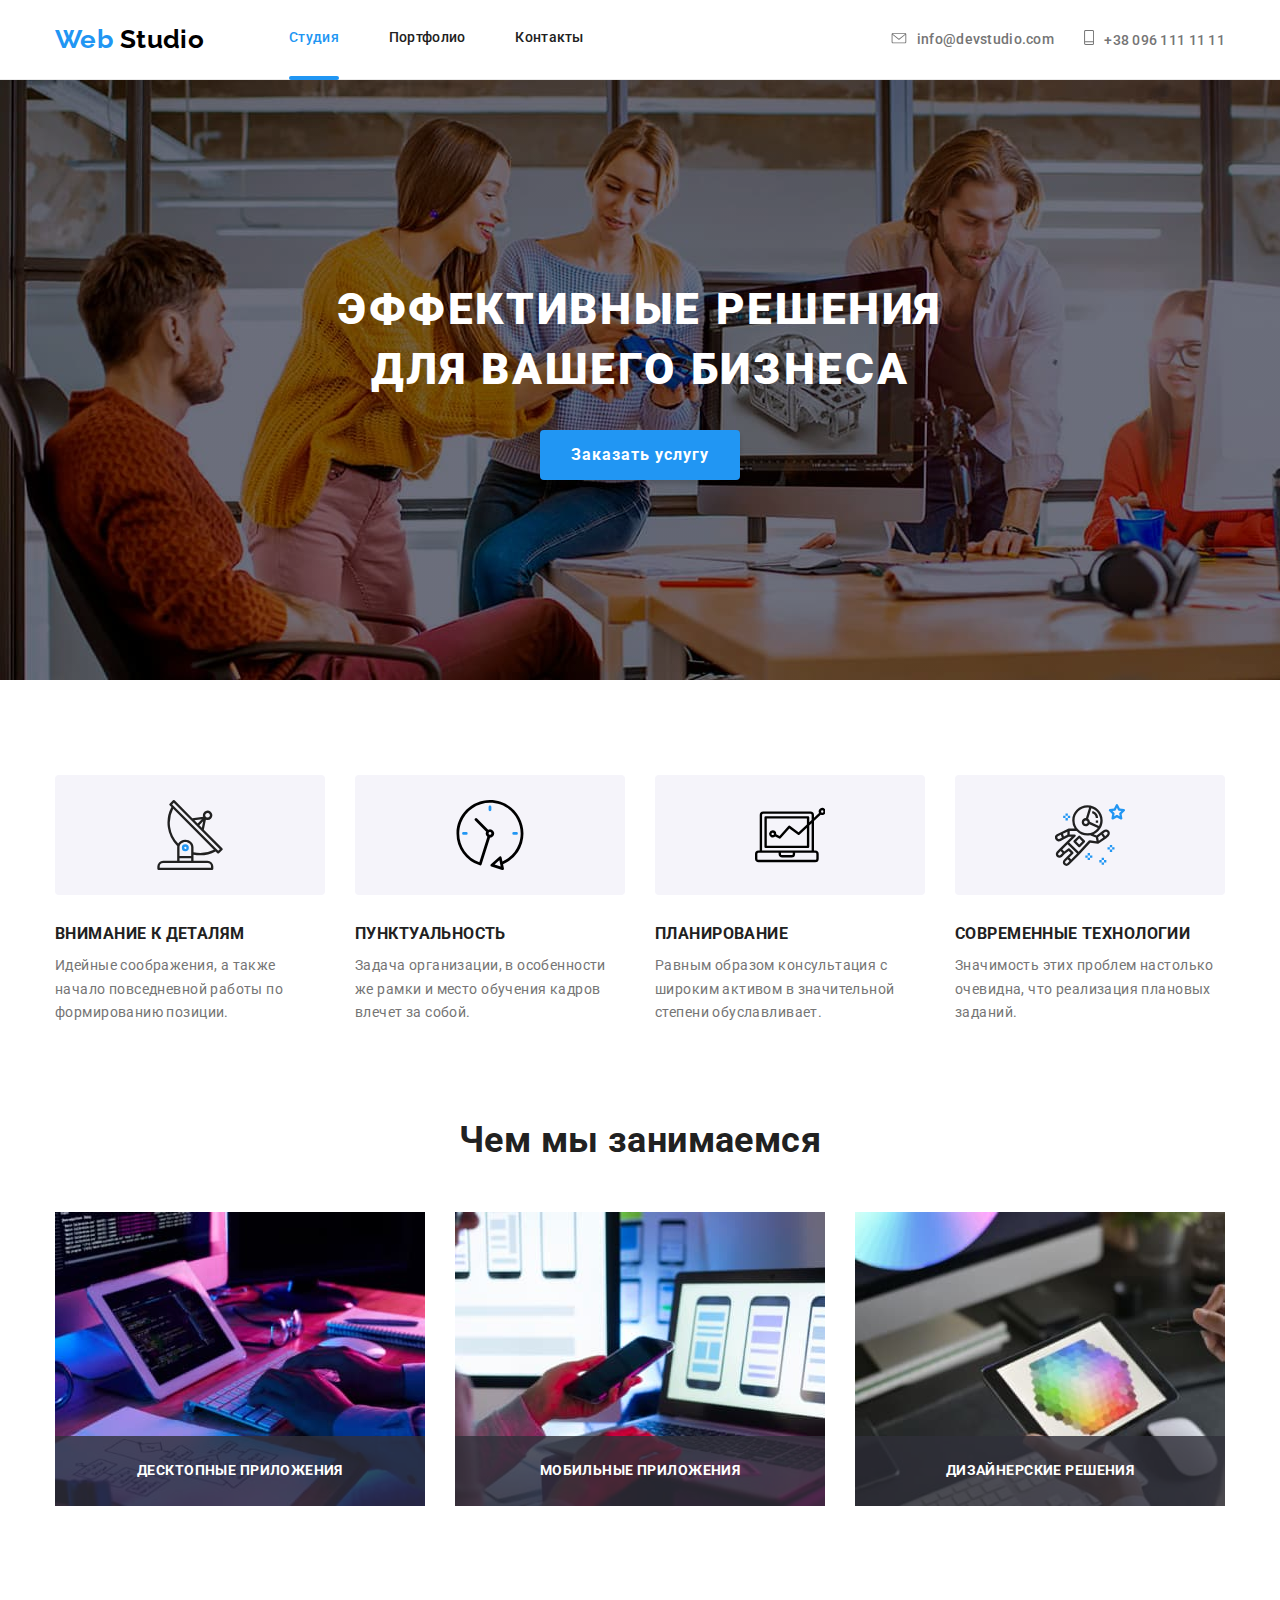
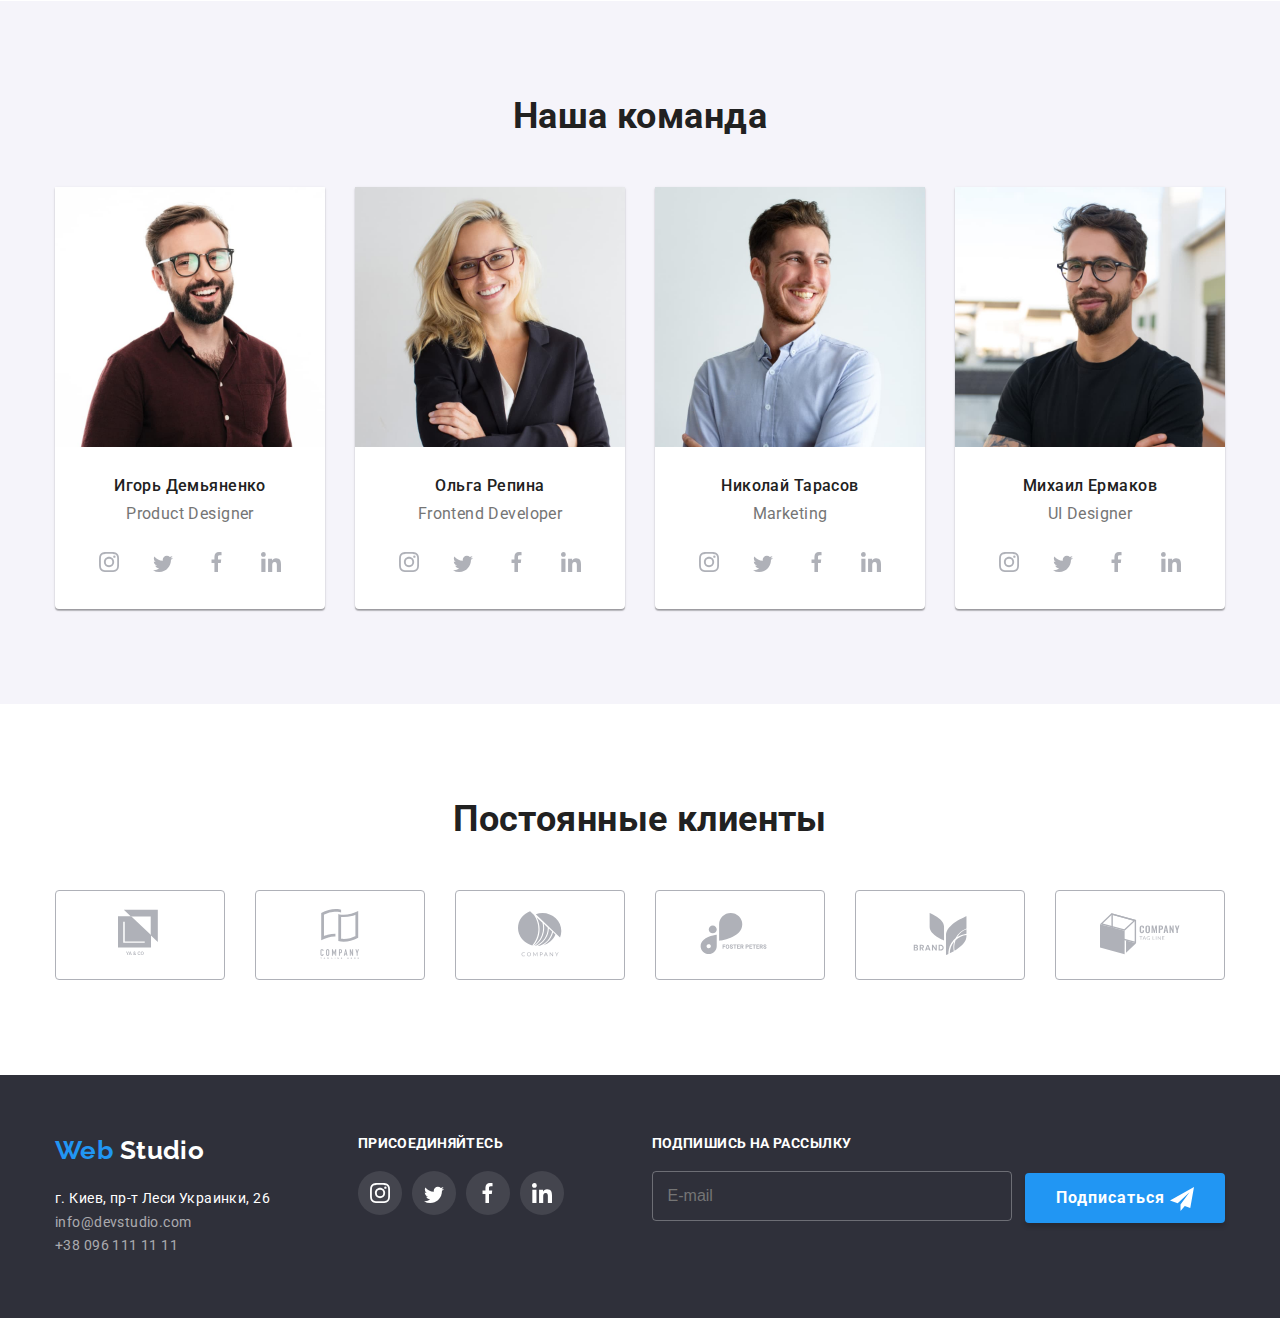
<file: index.html>
<!DOCTYPE html>
<html lang="ru">
  <head>
    <meta charset="UTF-8" />
    <meta name="viewport" content="width=device-width, initial-scale=1.0" />
    <meta http-equiv="X-UA-Compatible" content="IE=edge" />
    <link
      href="https://fonts.googleapis.com/css2?family=Raleway:wght@700&family=Roboto:wght@400;500;700;900&display=swap"
      rel="stylesheet"
    />
    <link rel="stylesheet" href="./css/style.css" />
    <title>WebStudio</title>
  </head>
  <body>
    <!-- HEADER -->
    <header class="header-page">
      <div class="container flexbox">
        <nav class="main-nav">
          <a class="list" href="./index.html">
            <h1 class="title">
              <span class="title item">Web</span>
              Studio
            </h1>
          </a>
          <ul class="site-nav list">
            <li class="item">
              <a class="link current list" href="./index.html">Студия</a>
            </li>
            <li class="item">
              <a
                class="link list"
                href="./portfolio.html"
                target="_blank"
                rel="noopener noreferrer"
                >Портфолио</a
              >
            </li>
            <li class="item">
              <a
                class="link list"
                href=""
                target="_blank"
                rel="noopener noreferrer"
                >Контакты</a
              >
            </li>
          </ul>
        </nav>
        <div class="contact">
          <a class="btn link" href="mailto:info@devstudio.com">
            <svg class="button-icon" width="16" height="11">
              <use href="./images/sprite.svg#icon-post-header"></use>
            </svg>
            info@devstudio.com
          </a>
          <a class="btn link" href="tel:+380961111111">
            <svg class="button-icon" width="10" height="15">
              <use href="./images/sprite.svg#icon-tel-header"></use>
            </svg>
            +38 096 111 11 11
          </a>
        </div>
      </div>
    </header>

    <!-- UNIQUE-CONTENT -->
    <main>
      <!-- HERO -->
      <section class="hero">
        <div class="container">
          <h2 class="hero-title list">
            Эффективные решения<br />
            для вашего бизнеса
          </h2>
          <button class="button" data-modal-open>
            Заказать услугу
          </button>
        </div>
      </section>

      <!-- ADVANTAGES -->
      <section class="section advantages">
        <div class="container flexbox">
          <h2 class="visually-hidden">Преимущества</h2>
          <ul class="list content-box">
            <li class="advantages-item attention">
              <div class="common-icon general-icon">
                <svg width="70" height="70">
                  <use href="./images/sprite.svg#icon-antenna"></use>
                </svg>
              </div>
              <h3 class="section-subtitle">Внимание к деталям</h3>
              <p class="section-text list">
                Идейные соображения, а также начало повседневной работы по
                формированию позиции.
              </p>
            </li>
            <li class="advantages-item punctuality">
              <div class="common-icon general-icon">
                <svg width="70" height="70">
                  <use href="./images/sprite.svg#icon-punctuality"></use>
                </svg>
              </div>
              <h3 class="section-subtitle">Пунктуальность</h3>
              <p class="section-text list">
                Задача организации, в особенности же рамки и место обучения
                кадров влечет за собой.
              </p>
            </li>
            <li class="advantages-item plane">
              <div class="common-icon general-icon">
                <svg width="70" height="70">
                  <use href="./images/sprite.svg#icon-plane"></use>
                </svg>
              </div>
              <h3 class="section-subtitle">Планирование</h3>
              <p class="section-text list">
                Равным образом консультация с широким активом в значительной
                степени обуславливает.
              </p>
            </li>
            <li class="advantages-item hight-techn">
              <div class="common-icon general-icon">
                <svg width="70" height="70">
                  <use href="./images/sprite.svg#icon-highttechn"></use>
                </svg>
              </div>
              <h3 class="section-subtitle">Современные технологии</h3>
              <p class="section-text list">
                Значимость этих проблем настолько очевидна, что реализация
                плановых заданий.
              </p>
            </li>
          </ul>
        </div>
      </section>

      <!-- TEAM WORK -->
      <section class="section team-work">
        <div class="container">
          <h2 class="section-title list">Чем мы занимаемся</h2>
          <ul class="content-box list">
            <li class="work-item">
              <img
                src="./images/desctopapp.jpg"
                alt="desctop-application"
                width="370"
                height="295"
              />
              <h3 class="work subtitle">Десктопные приложения</h3>
            </li>
            <li class="work-item">
              <img
                src="./images/mobapp.jpg"
                alt="mobile-application"
                width="370"
                height="295"
              />
              <h3 class="work subtitle">Мобильные приложения</h3>
            </li>
            <li class="work-item">
              <img
                src="./images/designersolut.jpg"
                alt="designer-resolution"
                width="370"
                height="295"
              />
              <h3 class="work subtitle">Дизайнерские решения</h3>
            </li>
          </ul>
        </div>
      </section>

      <!-- TEAM -->
      <section class="section team">
        <div class="container">
          <h2 class="section-title">Наша команда</h2>
          <ul class="team-list list content-box">
            <!-- Игорь Демьяненко -->
            <li class="team-item">
              <img
                src="./images/igordemn.jpg"
                alt="Игорь Демьяненко"
                width="270"
                height="260"
              />
              <h3 class="team name">Игорь Демьяненко</h3>
              <p class="team proff">Product Designer</p>

              <!-- Social-list -->
              <ul class="content-box social-list list">
                <li class="social-item">
                  <a
                    class="item-link instagram"
                    href="https://www.instagram.com/"
                    target="_blank"
                    rel="noopener noreferrer"
                  >
                    <svg class="social-icon" width="20" height="20">
                      <use href="./images/sprite.svg#icon-instagram"></use>
                    </svg>
                  </a>
                </li>
                <li class="social-item">
                  <a
                    class="item-link twitter"
                    href="https://twitter.com/"
                    target="_blank"
                    rel="noopener noreferrer"
                  >
                    <svg class="social-icon" width="20" height="20">
                      <use href="./images/sprite.svg#icon-twitter"></use>
                    </svg>
                  </a>
                </li>
                <li class="social-item">
                  <a
                    class="item-link facebook"
                    href="https://www.facebook.com/"
                    target="_blank"
                    rel="noopener noreferrer"
                  >
                    <svg class="social-icon" width="20" height="20">
                      <use href="./images/sprite.svg#icon-facebook"></use>
                    </svg>
                  </a>
                </li>
                <li class="social-item">
                  <a
                    class="item-link linkedin"
                    href="https://www.linkedin.com/"
                    target="_blank"
                    rel="noopener noreferrer"
                  >
                    <svg class="social-icon" width="20" height="20">
                      <use href="./images/sprite.svg#icon-linkedin"></use>
                    </svg>
                  </a>
                </li>
              </ul>
            </li>

            <!-- Ольга Репина -->
            <li class="team-item">
              <img
                src="./images/olgarep.jpg"
                alt="Ольга Репина"
                width="270"
                height="260"
              />
              <h3 class="team name">Ольга Репина</h3>
              <p class="team proff">Frontend Developer</p>

              <!-- Social-list -->
              <ul class="content-box social-list list">
                <li class="social-item">
                  <a
                    class="item-link instagram"
                    href="https://www.instagram.com/"
                    target="_blank"
                    rel="noopener noreferrer"
                  >
                    <svg class="social-icon" width="20" height="20">
                      <use href="./images/sprite.svg#icon-instagram"></use>
                    </svg>
                  </a>
                </li>
                <li class="social-item">
                  <a
                    class="item-link twitter"
                    href="https://twitter.com/"
                    target="_blank"
                    rel="noopener noreferrer"
                  >
                    <svg class="social-icon" width="20" height="20">
                      <use href="./images/sprite.svg#icon-twitter"></use>
                    </svg>
                  </a>
                </li>
                <li class="social-item">
                  <a
                    class="item-link facebook"
                    href="https://www.facebook.com/"
                    target="_blank"
                    rel="noopener noreferrer"
                  >
                    <svg class="social-icon" width="20" height="20">
                      <use href="./images/sprite.svg#icon-facebook"></use>
                    </svg>
                  </a>
                </li>
                <li class="social-item">
                  <a
                    class="item-link linkedin"
                    href="https://www.linkedin.com/"
                    target="_blank"
                    rel="noopener noreferrer"
                  >
                    <svg class="social-icon" width="20" height="20">
                      <use href="./images/sprite.svg#icon-linkedin"></use>
                    </svg>
                  </a>
                </li>
              </ul>
            </li>

            <!-- Николай Тарасов-->
            <li class="team-item">
              <img
                src="./images/kolytar.jpg"
                alt="Николай Тарасов"
                width="270"
                height="260"
              />
              <h3 class="team name">Николай Тарасов</h3>
              <p class="team proff">Marketing</p>

              <!-- Social-list -->
              <ul class="content-box social-list list">
                <li class="social-item">
                  <a
                    class="item-link instagram"
                    href="https://www.instagram.com/"
                    target="_blank"
                    rel="noopener noreferrer"
                  >
                    <svg class="social-icon" width="20" height="20">
                      <use href="./images/sprite.svg#icon-instagram"></use>
                    </svg>
                  </a>
                </li>
                <li class="social-item">
                  <a
                    class="item-link twitter"
                    href="https://twitter.com/"
                    target="_blank"
                    rel="noopener noreferrer"
                  >
                    <svg class="social-icon" width="20" height="20">
                      <use href="./images/sprite.svg#icon-twitter"></use>
                    </svg>
                  </a>
                </li>
                <li class="social-item">
                  <a
                    class="item-link facebook"
                    href="https://www.facebook.com/"
                    target="_blank"
                    rel="noopener noreferrer"
                  >
                    <svg class="social-icon" width="20" height="20">
                      <use href="./images/sprite.svg#icon-facebook"></use>
                    </svg>
                  </a>
                </li>
                <li class="social-item">
                  <a
                    class="item-link linkedin"
                    href="https://www.linkedin.com/"
                    target="_blank"
                    rel="noopener noreferrer"
                  >
                    <svg class="social-icon" width="20" height="20">
                      <use href="./images/sprite.svg#icon-linkedin"></use>
                    </svg>
                  </a>
                </li>
              </ul>
            </li>

            <!-- Михаил Ермаков -->
            <li class="team-item">
              <img
                src="./images/mishaerm.jpg"
                alt="Михаил Ермаков"
                width="270"
                height="260"
              />
              <h3 class="team name">Михаил Ермаков</h3>
              <p class="team proff">UI Designer</p>

              <!-- Social-list -->
              <ul class="content-box social-list list">
                <li class="social-item">
                  <a
                    class="item-link instagram"
                    href="https://www.instagram.com/"
                    target="_blank"
                    rel="noopener noreferrer"
                  >
                    <svg class="social-icon" width="20" height="20">
                      <use href="./images/sprite.svg#icon-instagram"></use>
                    </svg>
                  </a>
                </li>
                <li class="social-item">
                  <a
                    class="item-link twitter"
                    href="https://twitter.com/"
                    target="_blank"
                    rel="noopener noreferrer"
                  >
                    <svg class="social-icon" width="20" height="20">
                      <use href="./images/sprite.svg#icon-twitter"></use>
                    </svg>
                  </a>
                </li>
                <li class="social-item">
                  <a
                    class="item-link facebook"
                    href="https://www.facebook.com/"
                    target="_blank"
                    rel="noopener noreferrer"
                  >
                    <svg class="social-icon" width="20" height="20">
                      <use href="./images/sprite.svg#icon-facebook"></use>
                    </svg>
                  </a>
                </li>
                <li class="social-item">
                  <a
                    class="item-link linkedin"
                    href="https://www.linkedin.com/"
                    target="_blank"
                    rel="noopener noreferrer"
                  >
                    <svg class="social-icon" width="20" height="20">
                      <use href="./images/sprite.svg#icon-linkedin"></use>
                    </svg>
                  </a>
                </li>
              </ul>
            </li>
          </ul>
        </div>
      </section>

      <!-- REGULAR CUSTOMERS -->
      <section class="section customers">
        <div class="container">
          <h2 class="section-title">Постоянные клиенты</h2>
          <ul class="customers-list content-box list">
            <li class="customers-item">
              <a class="company-link" href="">
                <div class="company-icon">
                  <svg class="icon" width="44" height="50">
                    <use href="./images/sprite.svg#icon-yaandco"></use>
                  </svg>
                </div>
              </a>
            </li>
            <li class="customers-item">
              <a class="company-link" href="">
                <div class="company-icon">
                  <svg class="icon" width="44" height="50">
                    <use href="./images/sprite.svg#icon-taglin"></use>
                  </svg>
                </div>
              </a>
            </li>
            <li class="customers-item">
              <a class="company-link" href="">
                <div class="company-icon">
                  <svg class="icon" width="44" height="50">
                    <use href="./images/sprite.svg#icon-logo-2"></use>
                  </svg>
                </div>
              </a>
            </li>
            <li class="customers-item">
              <a class="company-link" href="">
                <div class="company-icon">
                  <svg class="icon" width="80" height="42">
                    <use href="./images/sprite.svg#icon-logo-4"></use>
                  </svg>
                </div>
              </a>
            </li>
            <li class="customers-item">
              <a class="company-link" href="">
                <div class="company-icon">
                  <svg class="icon" width="80" height="42">
                    <use href="./images/sprite.svg#icon-brand"></use>
                  </svg>
                </div>
              </a>
            </li>
            <li class="customers-item">
              <a class="company-link" href="">
                <div class="company-icon">
                  <svg class="icon" width="80" height="42">
                    <use href="./images/sprite.svg#icon-logo-6"></use>
                  </svg>
                </div>
              </a>
            </li>
          </ul>
        </div>
      </section>

      <!-- MODAL WINDOW -->
      <div class="backdrop is-hidden" data-modal>
        <div class="modal">
          <button class="btn-close-modal" data-modal-close>
            <svg width="11" height="11">
              <use href="./images/sprite.svg#icon-close"></use>
            </svg>
          </button>

          <b class="modal-title">
            Оставьте свои данные, мы вам перезвоним
          </b>

          <form class="form" autocomplete="off">
            <div class="form-field">
              <label for="name" class="form-label">Имя</label>
              <svg class="modal-icon" width="18" height="18">
                <use href="./images/sprite.svg#icon-modalname"></use>
              </svg>
              <input type="text" id="name" class="form-input" autofocus />
            </div>

            <div class="form-field">
              <label for="tel" class="form-label">Телефон</label>
              <svg class="modal-icon" width="18" height="18">
                <use href="./images/sprite.svg#icon-modaltell"></use>
              </svg>
              <input type="tel" id="tel" class="form-input" />
            </div>

            <div class="form-field">
              <label for="mail" class="form-label">Почта</label>
              <svg class="modal-icon" width="18" height="18">
                <use href="./images/sprite.svg#icon-modalpost"></use>
              </svg>
              <input type="email" id="mail" class="form-input" />
            </div>

            <div class="form-field">
              <label for="commet" class="form-label">Комментарий </label>
              <textarea
                name="text"
                id="commet"
                cols="30"
                rows="10"
                class="form-textarea"
                placeholder="Введите текст"
              ></textarea>
            </div>

            <div class="policy-field">
              <label class="label">
                <input type="checkbox" name="agree" class="form-check">
                <span class="checkbox-icon"></span>
                <a>Соглашаюсь с рассылкой и принимаю<a href="#">
                  Условия договора
                </a>
              </label>
            </div>
          </form>
          <div class="button-field">
            <button class="button">
              Отправить
            </button>
          </div>
        </div>
      </div>
    </main>

    <!-- FOOTER LIST -->
    <footer class="footer-page">
      <div class="footer container flexbox">
        <div class="footer-content">
          <a class="list" href="./index.html">
            <h1 class="footer-title">
              <span class="title item">Web</span>
              Studio
            </h1>
          </a>
          <address>
            <span class="address">г. Киев, пр-т Леси Украинки, 26</span>
            <br />
          </address>
          <div class="list">
            <a class="address contact" href="mailto:info@devstudio.com">
              info@devstudio.com <br />
            </a>
            <a class="address contact" href="tel:+380961111111">
              +38 096 111 11 11
            </a>
          </div>
        </div>

        <div class="footer-content">
          <h3 class="footer-subtitle">Присоединяйтесь</h3>
          <ul class="content-box social-list list">
            <li class="social-item">
              <a
                class="item-link footer-icon"
                href="https://www.instagram.com/"
                target="_blank"
                rel="noopener noreferrer"
              >
                <svg class="social-icon" width="20" height="20">
                  <use href="./images/sprite.svg#icon-instagram"></use>
                </svg>
              </a>
            </li>
            <li class="social-item">
              <a
                class="item-link footer-icon"
                href="https://twitter.com/"
                target="_blank"
                rel="noopener noreferrer"
              >
                <svg class="social-icon" width="20" height="20">
                  <use href="./images/sprite.svg#icon-twitter"></use>
                </svg>
              </a>
            </li>
            <li class="social-item">
              <a
                class="item-link footer-icon"
                href="https://www.facebook.com/"
                target="_blank"
                rel="noopener noreferrer"
              >
                <svg class="social-icon" width="20" height="20">
                  <use href="./images/sprite.svg#icon-facebook"></use>
                </svg>
              </a>
            </li>
            <li class="social-item">
              <a
                class="item-link footer-icon"
                href="https://www.linkedin.com/"
                target="_blank"
                rel="noopener noreferrer"
              >
                <svg class="social-icon" width="20" height="20">
                  <use href="./images/sprite.svg#icon-linkedin"></use>
                </svg>
              </a>
            </li>
          </ul>
        </div>

        <div class="footer-content">
          <label for="subscription" class="footer-label"
            >Подпишись на рассылку</label
          >
          <input
            type="email"
            id="subscription"
            class="input-post"
            placeholder="E-mail"
          />
          <button class="button">
            Подписаться
            <svg class="icon" height="24" width="24">
              <use href="./images/sprite.svg#icon-lita"></use>
            </svg>
          </button>
        </div>
      </div>
    </footer>
    <script src="./js/modal.js"></script>
  </body>
</html>
</file>
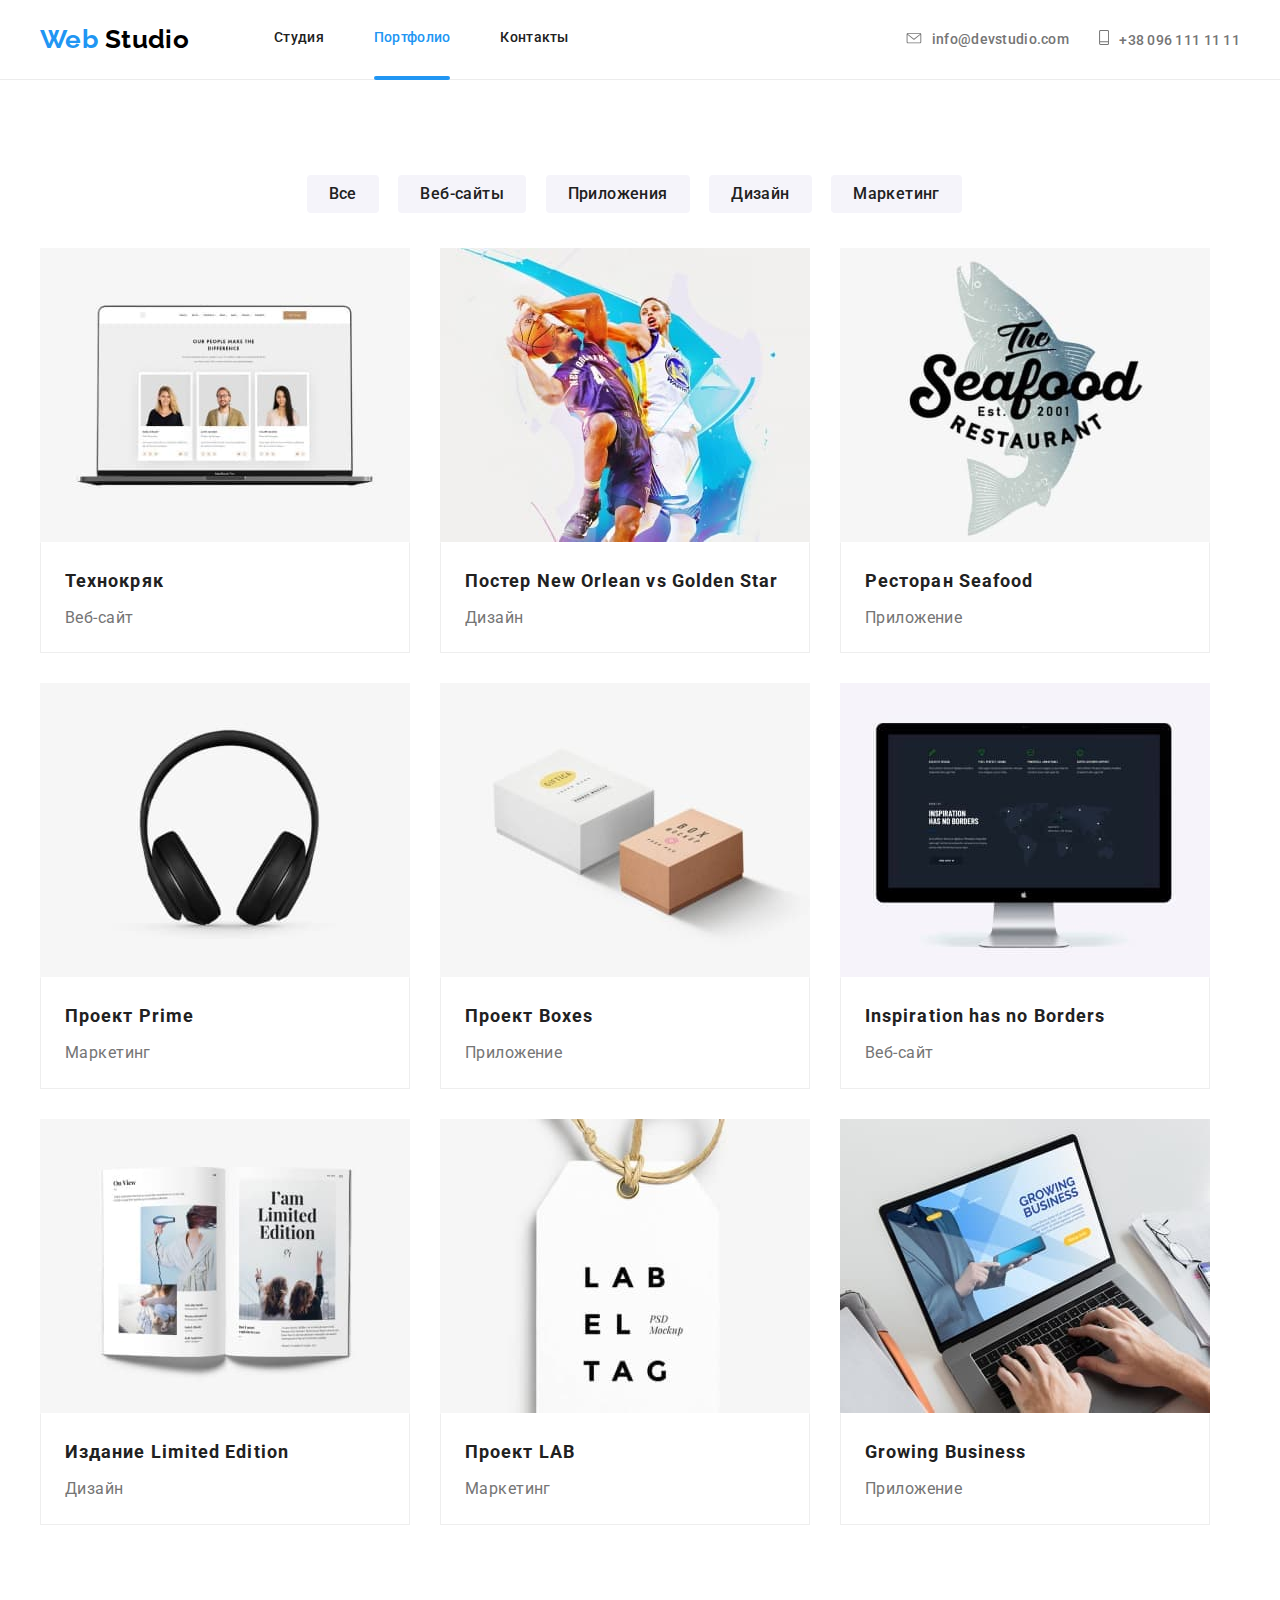
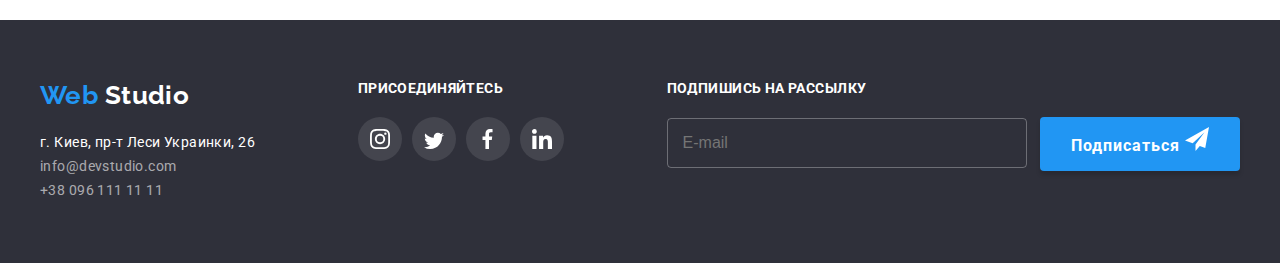
<file: portfolio.html>
<!DOCTYPE html>
<html lang="en">
  <head>
    <meta charset="UTF-8" />
    <meta name="viewport" content="width=device-width, initial-scale=1.0" />
    <meta http-equiv="X-UA-Compatible" content="IE=edge" />
    <link
      href="https://fonts.googleapis.com/css2?family=Raleway:wght@700&family=Roboto:wght@400;500;700;900&display=swap"
      rel="stylesheet"
    />
    <link rel="stylesheet" href="./css/portfolio.css" />
    <title>Portfolio</title>
  </head>
  <body>
    <!-- HEADER -->
    <header class="header-page">
      <div class="container flexbox">
        <nav class="main-nav">
          <a class="list" href="./index.html">
            <h1 class="title">
              <span class="title item">Web</span>
              Studio
            </h1>
          </a>
          <ul class="site-nav list">
            <li class="item">
              <a class="link list" href="./index.html">Студия</a>
            </li>
            <li class="item">
              <a
                class="link current list"
                href="./portfolio.html"
                target="_blank"
                rel="noopener noreferrer"
                >Портфолио</a
              >
            </li>
            <li class="item">
              <a
                class="link list"
                href=""
                target="_blank"
                rel="noopener noreferrer"
                >Контакты</a
              >
            </li>
          </ul>
        </nav>
        <div class="contact">
          <a class="btn link" href="mailto:info@devstudio.com">
            <svg class="button-icon" width="16" height="11">
              <use href="./images/sprite.svg#icon-post-header"></use>
            </svg>
            info@devstudio.com
          </a>
          <a class="btn link" href="tel:+380961111111">
            <svg class="button-icon" width="10" height="15">
              <use href="./images/sprite.svg#icon-tel-header"></use>
            </svg>
            +38 096 111 11 11
          </a>
        </div>
      </div>
    </header>

    <!-- UNIQUE-CONTENT -->
    <main>
      <div class="filter container">
        <ul class="filter-list list content-box">
          <li class="filter-item">
            <label for="all" class="filter-btn">Все</label>
            <input
              type="radio"
              name="filter-btn"
              id="all"
              value="all"
              class="active-btn"
            />
          </li>
          <li class="filter-item">
            <label for="web" class="filter-btn">Веб-сайты</label>
            <input
              type="radio"
              name="filter-btn"
              id="web"
              value="web"
              class="active-btn"
            />
          </li>
          <li class="filter-item">
            <label for="apps" class="filter-btn">Приложения</label>
            <input
              type="radio"
              name="filter-btn"
              id="apps"
              value="apps"
              class="active-btn"
            />
          </li>
          <li class="filter-item">
            <label for="design" class="filter-btn">Дизайн</label>
            <input
              type="radio"
              name="filter-btn"
              id="design"
              value="design"
              class="active-btn"
            />
          </li>
          <li class="filter-item">
            <label for="marketing" class="filter-btn">Маркетинг</label>
            <input
              type="radio"
              name="filter-btn"
              id="marketing"
              value="marketing"
              class="active-btn"
            />
          </li>
        </ul>
      </div>

      <!-- TEAM-WORKS -->
      <section class="container">
        <h2 class="visually-hidden">Широкий спектр разработки</h2>
        <ul class="list flexbox">
          <li class="work-item">
            <div class="action-link">
              <img
                src="./images/portfolio/techno.jpg"
                alt="Технокряк"
                width="370"
                height="285"
              />
              <div class="work-description">
                <p class="describe-content">
                  Технокряк это современная площадка распространения
                  коронавируса. Компании используют эту платформу для цифрового
                  шпионажа и атак на защищённые сервера конкурентов.
                </p>
              </div>
            </div>
            <div class="card-subtitle">
              <a href="" class="list hover-link">
                <h3 class="list section-title">Технокряк</h3>
                <h4 class="list section-subtitle">Веб-сайт</h4>
              </a>
            </div>
          </li>

          <li class="work-item">
            <div class="action-link">
              <img
                src="./images/portfolio/neworl.jpg"
                alt="New Orlean vs Golden Star"
              />
              <div class="work-description">
                <p class="describe-content">
                  Технокряк это современная площадка распространения
                  коронавируса. Компании используют эту платформу для цифрового
                  шпионажа и атак на защищённые сервера конкурентов.
                </p>
              </div>
            </div>
            <div class="card-subtitle">
              <a href="" class="list">
                <h3 class="list section-title">
                  Постер New Orlean vs Golden Star
                </h3>
                <h4 class="list section-subtitle">Дизайн</h4>
              </a>
            </div>
          </li>

          <li class="work-item">
            <div class="action-link">
              <img src="./images/portfolio/seafood.jpg" alt="Seafood" />
              <div class="work-description">
                <p class="describe-content">
                  Технокряк это современная площадка распространения
                  коронавируса. Компании используют эту платформу для цифрового
                  шпионажа и атак на защищённые сервера конкурентов.
                </p>
              </div>
            </div>
            <div class="card-subtitle">
              <a href="" class="list hover-link">
                <h3 class="list section-title">Ресторан Seafood</h3>
                <h4 class="list section-subtitle">Приложение</h4>
              </a>
            </div>
          </li>

          <li class="work-item">
            <div class="action-link">
              <img src="./images/portfolio/prime.jpg" alt="Prime" />
              <div class="work-description">
                <p class="describe-content">
                  Технокряк это современная площадка распространения
                  коронавируса. Компании используют эту платформу для цифрового
                  шпионажа и атак на защищённые сервера конкурентов.
                </p>
              </div>
            </div>
            <div class="card-subtitle">
              <a href="" class="list hover-link">
                <h3 class="list section-title">Проект Prime</h3>
                <h4 class="list section-subtitle">Маркетинг</h4>
              </a>
            </div>
          </li>

          <li class="work-item">
            <div class="action-link">
              <img src="./images/portfolio/boxes.jpg" alt="Boxes" />
              <div class="work-description">
                <p class="describe-content">
                  Технокряк это современная площадка распространения
                  коронавируса. Компании используют эту платформу для цифрового
                  шпионажа и атак на защищённые сервера конкурентов.
                </p>
              </div>
            </div>
            <div class="card-subtitle">
              <a href="" class="list hover-link">
                <h3 class="list section-title">Проект Boxes</h3>
                <h4 class="list section-subtitle">Приложение</h4>
              </a>
            </div>
          </li>

          <li class="work-item">
            <div class="action-link">
              <img
                src="./images/portfolio/borders.jpg"
                alt="Inspiration has no Borders"
              />
              <div class="work-description">
                <p class="describe-content">
                  Технокряк это современная площадка распространения
                  коронавируса. Компании используют эту платформу для цифрового
                  шпионажа и атак на защищённые сервера конкурентов.
                </p>
              </div>
            </div>
            <div class="card-subtitle">
              <a href="" class="list hover-link">
                <h3 class="list section-title">Inspiration has no Borders</h3>
                <h4 class="list section-subtitle">Веб-сайт</h4>
              </a>
            </div>
          </li>

          <li class="work-item">
            <div class="action-link">
              <img src="./images/portfolio/book.jpg" alt="Limited Edition" />
              <div class="work-description">
                <p class="describe-content">
                  Технокряк это современная площадка распространения
                  коронавируса. Компании используют эту платформу для цифрового
                  шпионажа и атак на защищённые сервера конкурентов.
                </p>
              </div>
            </div>
            <div class="card-subtitle">
              <a href="" class="list hover-link">
                <h3 class="list section-title">Издание Limited Edition</h3>
                <h4 class="list section-subtitle">Дизайн</h4>
              </a>
            </div>
          </li>

          <li class="work-item">
            <div class="action-link">
              <img src="./images/portfolio/lab.jpg" alt="LAB" />
              <div class="work-description">
                <p class="describe-content">
                  Технокряк это современная площадка распространения
                  коронавируса. Компании используют эту платформу для цифрового
                  шпионажа и атак на защищённые сервера конкурентов.
                </p>
              </div>
            </div>
            <div class="card-subtitle">
              <a href="" class="list hover-link">
                <h3 class="list section-title">Проект LAB</h3>
                <h4 class="list section-subtitle">Маркетинг</h4>
              </a>
            </div>
          </li>

          <li class="work-item">
            <div class="action-link">
              <img src="./images/portfolio/pcc.jpg" alt="Growing Business" />
              <div class="work-description">
                <p class="describe-content">
                  Технокряк это современная площадка распространения
                  коронавируса. Компании используют эту платформу для цифрового
                  шпионажа и атак на защищённые сервера конкурентов.
                </p>
              </div>
            </div>
            <div class="card-subtitle">
              <a href="" class="list hover-link">
                <h3 class="list section-title">Growing Business</h3>
                <h4 class="list section-subtitle">Приложение</h4>
              </a>
            </div>
          </li>
        </ul>
      </section>
    </main>

    <!-- FOOTER LIST -->
    <footer class="footer-page">
      <div class="footer container flexbox">
        <div class="footer-content">
          <a class="list" href="./index.html">
            <h1 class="footer-title">
              <span class="title item">Web</span>
              Studio
            </h1>
          </a>
          <address>
            <span class="address">г. Киев, пр-т Леси Украинки, 26</span>
            <br />
          </address>
          <div class="list">
            <a class="address contact" href="mailto:info@devstudio.com">
              info@devstudio.com <br />
            </a>
            <a class="address contact" href="tel:+380961111111">
              +38 096 111 11 11
            </a>
          </div>
        </div>

        <div class="footer-content">
          <h3 class="footer-subtitle">Присоединяйтесь</h3>
          <ul class="content-box social-list list">
            <li class="social-item">
              <a
                class="item-link footer-icon"
                href="https://www.instagram.com/"
                target="_blank"
                rel="noopener noreferrer"
              >
                <svg class="social-icon" width="20" height="20">
                  <use href="./images/sprite.svg#icon-instagram"></use>
                </svg>
              </a>
            </li>
            <li class="social-item">
              <a
                class="item-link footer-icon"
                href="https://twitter.com/"
                target="_blank"
                rel="noopener noreferrer"
              >
                <svg class="social-icon" width="20" height="20">
                  <use href="./images/sprite.svg#icon-twitter"></use>
                </svg>
              </a>
            </li>
            <li class="social-item">
              <a
                class="item-link footer-icon"
                href="https://www.facebook.com/"
                target="_blank"
                rel="noopener noreferrer"
              >
                <svg class="social-icon" width="20" height="20">
                  <use href="./images/sprite.svg#icon-facebook"></use>
                </svg>
              </a>
            </li>
            <li class="social-item">
              <a
                class="item-link footer-icon"
                href="https://www.linkedin.com/"
                target="_blank"
                rel="noopener noreferrer"
              >
                <svg class="social-icon" width="20" height="20">
                  <use href="./images/sprite.svg#icon-linkedin"></use>
                </svg>
              </a>
            </li>
          </ul>
        </div>

        <div class="footer-content">
          <label for="subscription" class="footer-label"
            >Подпишись на рассылку</label
          >
          <input
            type="email"
            id="subscription"
            class="input-post"
            placeholder="E-mail"
            aria-label="Введите свой E-mail адресс"
          />
          <button class="button">
            Подписаться
            <svg class="icon" height="24" width="24">
              <use href="./images/sprite.svg#icon-lita"></use>
            </svg>
          </button>
        </div>
      </div>
    </footer>
  </body>
</html>
</file>
<file: css/style.css>
/* accent--text-color #2196F3 */
/* primary-text-color #212121 */
/* secondary-text-color #757575 */
/* team-work-text-color #FFFFFF */
/* footer-primary-text-color #FFFFFF */
/* footer-secondary-text-color rgba(255, 255, 255, 0.6) */
/* primary-font-size 14px */
/* primary-letter-spacing 0.03em */

/* PRIMARY PROPERTY */
:root {
  --primary-bg-color: #ffffff;
  --accent--text-color: #2196f3;
  --primary-text-color: #212121;
  --secondary-text-color: #757575;

  --button-color: #ffffff;
  --button-bg-color: #2196f3;
  --icon-passive-color: #afb1b8;
  --icon-bg-color: #2196f3;
  --portfolio-btn-bg-color: #f5f4fa;

  --primary-font-size: 14px;
  --primary-letter-spacing: 0.03em;
}

html {
  box-sizing: border-box;
}

*,
*::before,
*::after {
  box-sizing: inherit;
  -webkit-box-sizing: border-box; /* Нужно для мобильного WebKit */
  -moz-box-sizing: border-box; /* Нужно для Firefox */
}

body {
  margin: 0;
  color: var(--primary-text-color);
  background-color: var(--primary-bg-color);

  font-family: Roboto, sans-serif;
  font-size: var(--primary-font-size);
  letter-spacing: var(--primary-letter-spacing);
}
img {
  display: block;
  max-width: 100%;
  height: auto;
}

.container {
  margin-left: auto;
  margin-right: auto;
  padding-left: 15px;
  padding-right: 15px;
  width: 1200px;
}

/* MODAL WINDOW */
.backdrop.is-hidden {
  /* visibility: hidden; */
  opacity: 0;
  pointer-events: none;
}
.backdrop {
  position: fixed;
  top: 0;
  left: 0;
  height: 100%;
  width: 100%;

  background-color: rgba(0, 0, 0, 0.2);
  transition: opacity 250ms cubic-bezier(0.4, 0, 0.2, 1);
}
.btn-close-modal {
  position: absolute;

  top: 0;
  right: 0;

  padding: 6px 6px;
  margin-top: 10px;
  margin-right: 10px;

  width: 30px;
  height: 30px;

  background-color: #ffffff;
  border-radius: 50%;
  border: 1px solid rgba(0, 0, 0, 0.1);
  transition: fill 250ms cubic-bezier(0.4, 0, 0.2, 1);

  cursor: pointer;

  outline: none;
}

.btn-close-modal:hover,
.btn-close-modal:focus {
  fill: var(--button-bg-color);
  border: 1px solid #2196f3;
}

/* MODAL CONTAINER */
.backdrop.is-hidden .modal {
  transform: translate(-50%, -50%) scale(0.9);
}

.modal {
  position: absolute;
  top: 50%;
  left: 50%;
  transform: translate(-50%, -50%) scale(1);

  padding: 40px 40px;
  margin-bottom: 10px;

  min-width: 528px;
  min-height: 580px;

  background-color: #ffffff;
  box-shadow: 0px 1px 3px rgba(0, 0, 0, 0.12), 0px 1px 1px rgba(0, 0, 0, 0.14),
    0px 2px 1px rgba(0, 0, 0, 0.2);
  border-radius: 4px;
  transition: transform 250ms cubic-bezier(0.4, 0, 0.2, 1);
}

.modal-title {
  padding: 0;
  margin: 0px 0px 12px 0px;

  font-weight: 700;
  font-size: 20px;
  line-height: 1.2;
  letter-spacing: 0.03em;

  color: #212121;
  border: transparent;
}

.form-field {
  display: flex;

  flex-direction: column;
  width: 100%;

  position: relative;
}

.form-field:not(:last-child) {
  margin-bottom: 10px;
}

.modal-icon {
  position: absolute;

  top: 50%;
  left: 12px;
  transition: fill 250ms cubic-bezier(0.4, 0, 0.2, 1);
}

.form-label {
  margin-top: 4px;
  font-size: 12px;
  line-height: 1.2;
  letter-spacing: 0.01em;
  color: #757575;
}
.form-input {
  padding-top: 11px;
  padding-left: 40px;
  padding-bottom: 11px;

  border: 1px solid rgba(33, 33, 33, 0.2);
  border-radius: 4px;

  transition: border 250ms cubic-bezier(0.4, 0, 0.2, 1);

  outline: none;
}

.form-field:hover .form-input,
.form-field:hover .form-textarea,
.form-input:focus,
.form-textarea:focus {
  border: 1px solid #2196f3;
}
.form-field:hover .modal-icon {
  fill: #2196f3;
}

.form-textarea {
  width: 100%;
  height: 120px;

  padding: 12px 16px;

  border: 1px solid rgba(33, 33, 33, 0.2);
  border-radius: 4px;
  resize: none;

  transition: border 250ms cubic-bezier(0.4, 0, 0.2, 1);

  outline: none;
}
.form-textarea::placeholder {
  font-family: Roboto;
  font-size: 12px;
  line-height: 1.2;
  letter-spacing: 0.01em;

  color: rgba(117, 117, 117, 0.5);
}
.policy-field {
  margin-top: 20px;
  margin-bottom: 30px;
}

.label {
  display: flex;
}

.form-check {
  position: absolute !important;
  clip: rect(1px 1px 1px 1px);
  clip: rect(1px, 1px, 1px, 1px);
  padding: 0 !important;
  border: 0 !important;
  height: 1px !important;
  width: 1px !important;
  overflow: hidden;
}

.checkbox-icon {
  display: inline-block;
  align-items: center;

  margin-right: 7px;

  width: 15px;
  height: 15px;

  border: 1px solid black;
  border-radius: 2px;
}

.form-check:checked + .checkbox-icon {
  background-image: url(../images/icon-check.svg);

  background-size: contain;
  background-origin: border-box;

  background-color: #2196f3;
  border-color: transparent;
}

.button-field {
  background-origin: border-box;
  text-align: center;
}

/* HIDDEN CONTENT ELEMENT */
.visually-hidden {
  position: absolute !important;
  clip: rect(1px 1px 1px 1px);
  clip: rect(1px, 1px, 1px, 1px);
  padding: 0 !important;
  border: 0 !important;
  height: 1px !important;
  width: 1px !important;
  overflow: hidden;
}

/* primary button */
.button {
  padding: 10px 30px;
  min-width: 200px;
  vertical-align: middle;

  border-radius: 4px;

  box-shadow: 0px 4px 4px rgba(0, 0, 0, 0.15);
  color: var(--button-color);
  background-color: var(--button-bg-color);

  font-family: inherit;
  font-weight: 700;
  font-size: 16px;
  line-height: 1.87;
  letter-spacing: 0.06em;

  transition: color 250ms cubic-bezier(0.4, 0, 0.2, 1),
    background-color 250ms cubic-bezier(0.4, 0, 0.2, 1);

  cursor: pointer;

  outline: none;
  border: none;
}

.button:hover,
.button:focus {
  background-color: #fff;
  color: var(--accent--text-color);
  border: transparent;
}

/* LIST OF LIMITS */
.list {
  margin-top: 0px;
  margin-bottom: 0px;
  padding: 0px;
  text-decoration: none;
  list-style: none;
}

.flexbox {
  display: flex;
  flex-wrap: wrap;
}
.content-box {
  display: flex;
}

/* HEADER PROPERTY */
.header-page {
  border-bottom: 1px solid #ececec;
}
/* logo */
.title {
  margin-top: 0px;
  margin-bottom: 0px;
  color: #000000;

  font-family: Raleway, sans-serif;
  font-weight: 700;
  font-size: 26px;
  line-height: 1.2;
}
.title.item {
  color: var(--accent--text-color);
}

/* navigation menu */
.main-nav {
  display: flex;
  align-items: center;
}

.header-page .link {
  display: block;
  padding-top: 30px;
  padding-bottom: 30px;

  font-weight: 500;
  line-height: 1.14;
  letter-spacing: 0.02em;

  transition: color 250ms cubic-bezier(0.4, 0, 0.2, 1),
    fill 250ms cubic-bezier(0.4, 0, 0.2, 1);

  color: var(--primary-text-color);
}

.header-page .link:hover,
.header-page .link:focus {
  color: var(--accent--text-color);
  fill: var(--accent--text-color);
  outline: transparent;
}

.site-nav {
  display: flex;
  height: 100%;
  margin-left: 85px;
}

.site-nav .item {
  position: relative;
}
.site-nav .item:not(:last-child) {
  margin-right: 50px;
}

.header-page .current {
  color: var(--accent--text-color);
}

.item .current::after {
  position: absolute;
  content: '';
  right: 0;
  bottom: -1px;

  padding: 0;

  width: 100%;
  height: 4px;

  background-color: currentColor;
  border-radius: 2px;
}

/* contact menu */
.header-page .contact {
  display: flex;
  margin-left: auto;
  align-items: center;
}

.contact .btn:not(:last-child) {
  margin-right: 30px;
}
.contact .btn {
  fill: #757575;
  color: var(--secondary-text-color);
  text-decoration: none;
}
.contact .button-icon {
  margin-right: 7px;
}

/* HERO */
.hero {
  margin: 0 auto;
  max-width: 1600px;
  height: 600px;
  background-image: linear-gradient(rgba(0, 0, 0, 0.2), rgba(0, 0, 0, 0.2)),
    url(../images/hero.jpg);
  background-repeat: no-repeat;
  background-size: auto;
  padding-top: 200px;
  padding-bottom: 200px;

  text-align: center;
}
.hero-title {
  margin-bottom: 30px;
  color: #ffffff;

  font-weight: 900;
  font-size: 44px;
  line-height: 1.36;
  letter-spacing: 0.06em;
  text-transform: uppercase;
}

/* SECTION */
.section {
  padding-top: 95px;
  padding-bottom: 95px;

  font-weight: 700;
  line-height: 1.16;
}

/* title */
.section-title {
  margin-top: 0px;
  margin-bottom: 50px;

  font-weight: 700;
  font-size: 36px;
  text-align: center;
}
.section-subtitle {
  margin-top: 30px;
  margin-bottom: 10px;

  line-height: 1.14;
  text-transform: uppercase;
}
.section-text {
  color: var(--secondary-text-color);

  font-weight: 400;
  line-height: 1.71;
}

/* ADVANTAGES */
.advantages {
  padding-bottom: 0;
}
.advantages-item {
  display: block;
  flex: 1;
}

.common-icon {
  display: flex;
  justify-content: center;
  align-items: center;
  height: 120px;
  background-color: #f5f4fa;

  border-radius: 4px;
}

.advantages-item:not(:last-child) {
  margin-right: 30px;
}
.advantages-item:nth-child(4n) {
  margin-left: 0px;
}

/* TEAM WORK */
.work-item {
  position: relative;
  flex: 1;
}

.work.subtitle {
  position: absolute;
  bottom: 0;
  left: 0;

  width: 100%;
  padding-top: 27px;
  padding-bottom: 27px;
  margin-top: 0px;
  margin-bottom: 0px;

  color: #ffffff;
  background-color: rgba(47, 48, 58, 0.8);

  font-size: var(--primary-font-size);
  line-height: 1.14;
  text-transform: uppercase;
  text-align: center;
}

.work-item:not(:last-child) {
  margin-right: 30px;
}
.work-item:nth-child(3n) {
  margin-right: 0px;
}

/* TEAM */
.team {
  font-weight: 500;
  font-size: 16px;
  line-height: 1.14;
  text-align: center;
  background-color: #f5f4fa;
}

.team.name {
  margin-top: 30px;
  margin-bottom: 10px;
  background-color: inherit;
}
.team.proff {
  margin-top: 0px;
  margin-bottom: 16px;
  color: var(--secondary-text-color);
  background-color: inherit;

  font-weight: 400;
}

.team-item {
  flex: 1;

  background-color: #ffffff;
  box-shadow: 0px 1px 3px rgba(0, 0, 0, 0.12), 0px 1px 1px rgba(0, 0, 0, 0.14),
    0px 2px 1px rgba(0, 0, 0, 0.2);

  border-radius: 0px 0px 4px 4px;
}
.team-item:nth-child(4n) {
  margin-right: 0;
}
.team-item:not(:last-child) {
  margin-right: 30px;
}
.social-list {
  margin-top: 16px;
  margin-bottom: 25px;
  justify-content: center;
}

.social-item {
  display: block;
  border-radius: 50%;
}

.social-item:not(:last-child) {
  margin-right: 10px;
}

.item-link {
  display: flex;
  align-items: center;
  justify-content: center;

  width: 44px;
  height: 44px;

  border-radius: 50%;

  transition: background-color 250ms cubic-bezier(0.4, 0, 0.2, 1),
    fill 250ms cubic-bezier(0.4, 0, 0.2, 1);

  fill: var(--icon-passive-color);
}

.social-item:hover,
.social-item:focus,
.item-link:hover,
.item-link:focus {
  fill: #ffffff;
  background-color: var(--icon-bg-color);
  border: transparent;
}

/* REGULAR CUSTOMERS */
.customers-list {
  justify-content: center;
}

.customers-item {
  flex: 1;
}

.customers-item:not(:last-child) {
  margin-right: 30px;
}

.company-link {
  display: flex;

  width: 170px;
  height: 90px;

  justify-content: center;
  align-items: center;

  border: 1px solid #afb1b8;
  border-radius: 4px;

  fill: var(--icon-passive-color);

  transition: background-color 250ms cubic-bezier(0.4, 0, 0.2, 1),
    fill 250ms cubic-bezier(0.4, 0, 0.2, 1);
}

.company-link:hover,
.company-icon:hover .icon {
  fill: var(--icon-bg-color);
  border-color: var(--button-bg-color);
}

/* FOOTER PAGE */
.footer-page {
  padding-top: 60px;
  padding-bottom: 60px;
  background-color: #2f303a;
  color: #ffffff;
}

.footer {
  justify-content: space-between;
}

/* title */
.footer-page .footer-title {
  margin-top: 0px;
  margin-bottom: 20px;

  color: #ffffff;
  font-family: Raleway, sans-serif;
  font-weight: 700;
  font-size: 26px;
  line-height: 1.2;
}

.footer-subtitle,
.footer-label {
  margin-top: 0px;
  margin-bottom: 20px;

  font-weight: 700;
  font-size: 14px;
  font-style: normal;
  text-transform: uppercase;
}

.footer-label {
  display: block;
}

.footer-icon {
  fill: #ffffff;
  background-color: rgba(255, 255, 255, 0.1);
}

.button .icon {
  vertical-align: middle;
  fill: #ffffff;

  transition: fill 250ms cubic-bezier(0.4, 0, 0.2, 1);
}
.button:hover .icon {
  fill: var(--button-bg-color);
}

/* address */
.address {
  color: #ffffff;

  line-height: 1.71;
  font-style: normal;
  text-decoration: none;
}

.address.contact {
  margin-top: 10px;
  color: rgba(255, 255, 255, 0.6);
}
.input-post {
  margin-right: 10px;
  width: 360px;
  height: 50px;
  padding: 15px;

  border: 1px solid rgba(255, 255, 255, 0.3);
  box-sizing: border-box;
  background-color: inherit;
  border-radius: 4px;

  font-size: 16px;
  color: rgba(255, 255, 255, 0.6);
}
</file>
<file: css/portfolio.css>
/* accent--text-color #2196F3 */
/* primary-text-color #212121 */
/* secondary-text-color #757575 */
/* team-work-text-color #FFFFFF */
/* footer-primary-text-color #FFFFFF */
/* footer-secondary-text-color rgba(255, 255, 255, 0.6) */
/* primary-font-size 14px */
/* primary-letter-spacing 0.03em */

/* PRIMARY PROPERTY */
:root {
  --primary-bg-color: #ffffff;
  --accent--text-color: #2196f3;
  --primary-text-color: #212121;
  --secondary-text-color: #757575;

  --button-color: #ffffff;
  --button-bg-color: #2196f3;
  --icon-passive-color: #afb1b8;
  --icon-bg-color: #2196f3;
  --portfolio-btn-bg-color: #f5f4fa;

  --primary-font-size: 14px;
  --primary-letter-spacing: 0.03em;
}

body {
  margin: 0px;

  color: var(--primary-text-color);
  background-color: var(--primary-bg-color);

  font-family: Roboto, sans-serif;
  font-size: var(--primary-font-size);
  letter-spacing: var(--primary-letter-spacing);
}

img {
  display: block;
  max-width: 100%;
  height: auto;
}
.flexbox {
  display: flex;
  flex-wrap: wrap;
}
.content-box {
  display: flex;
}

/* Селекторы общего приминения */
.container {
  margin-left: auto;
  margin-right: auto;
  padding-left: 15px;
  padding-right: 15px;
  width: 1200px;
}

.visually-hidden {
  position: absolute !important;
  clip: rect(1px 1px 1px 1px);
  /* IE6, IE7 */
  clip: rect(1px, 1px, 1px, 1px);
  padding: 0 !important;
  border: 0 !important;
  height: 1px !important;
  width: 1px !important;
  overflow: hidden;
}
.button {
  padding: 10px 30px;
  min-width: 200px;
  vertical-align: middle;

  border-radius: 4px;

  box-shadow: 0px 4px 4px rgba(0, 0, 0, 0.15);
  color: var(--button-color);
  background-color: var(--button-bg-color);

  font-family: inherit;
  font-weight: 700;
  font-size: 16px;
  line-height: 1.87;
  letter-spacing: 0.06em;

  transition: color 250ms cubic-bezier(0.4, 0, 0.2, 1),
    background-color 250ms cubic-bezier(0.4, 0, 0.2, 1);

  cursor: pointer;

  outline: none;
  border: none;
}

.button:hover {
  background-color: #fff;
  color: var(--accent--text-color);
}

/* LIST OF LIMITS */
.list {
  margin-top: 0px;
  margin-bottom: 0px;
  padding: 0px;

  text-decoration: none;
  list-style: none;
}

/* HEADER PROPERTY */
.header-page {
  border-bottom: 1px solid #ececec;
}
/* logo */
.title {
  margin-top: 0px;
  margin-bottom: 0px;
  color: #000000;

  font-family: Raleway, sans-serif;
  font-weight: 700;
  font-size: 26px;
  line-height: 1.2;
}
.title.item {
  color: var(--accent--text-color);
}

/* navigation menu */
.main-nav {
  display: flex;
  align-items: center;
}

.header-page .link {
  display: block;
  padding-top: 30px;
  padding-bottom: 30px;

  font-weight: 500;
  line-height: 1.14;
  letter-spacing: 0.02em;

  transition: color 250ms cubic-bezier(0.4, 0, 0.2, 1),
    fill 250ms cubic-bezier(0.4, 0, 0.2, 1);

  color: var(--primary-text-color);
}

.header-page .link:hover,
.header-page .link:focus {
  color: var(--accent--text-color);
  fill: var(--accent--text-color);
}

.site-nav {
  display: flex;
  height: 100%;
  margin-left: 85px;
}

.site-nav .item {
  position: relative;
}
.site-nav .item:not(:last-child) {
  margin-right: 50px;
}

.header-page .current {
  color: var(--accent--text-color);
}

.item .current::after {
  position: absolute;
  content: '';
  right: 0;
  bottom: -1px;

  padding: 0;

  width: 100%;
  height: 4px;

  background-color: currentColor;
  border-radius: 2px;
}

/* contact menu */
.header-page .contact {
  display: flex;
  margin-left: auto;
  align-items: center;
}

.contact .btn:not(:last-child) {
  margin-right: 30px;
}
.contact .btn {
  fill: #757575;
  color: var(--secondary-text-color);
  text-decoration: none;
}
.contact .button-icon {
  margin-right: 7px;
}
/* FILTER MENU */
.filter {
  margin-top: 95px;
  margin-bottom: 35px;
}
.filter-list {
  justify-content: center;
}

.filter-item:not(:last-child) {
  margin-right: 8px;
}
.filter-item:nth-child(5n) {
  margin-right: 0;
}
.filter-btn {
  display: inline-block;

  padding: 6px 22px;
  border-radius: 4px;
  vertical-align: middle;

  color: var(--primary-text-color);
  background-color: var(--portfolio-btn-bg-color);

  font-family: inherit;
  font-weight: 500;
  font-size: 16px;
  line-height: 1.6;

  transition: color 250ms cubic-bezier(0.4, 0, 0.2, 1),
    background-color 250ms cubic-bezier(0.4, 0, 0.2, 1);

  cursor: pointer;

  border: transparent;
}

.filter-btn:hover,
.filter-btn:focus {
  color: var(--button-color);
  background-color: var(--button-bg-color);
  box-shadow: 0px 2px 2px rgba(0, 0, 0, 0.12), 0px 1px 2px rgba(0, 0, 0, 0.08),
    0px 3px 1px rgba(0, 0, 0, 0.1);
}
.active-btn {
  appearance: none;
}

/* TEAM-WORK */
.work-item {
  float: 1;
  margin-bottom: 30px;

  box-sizing: border-box;

  cursor: pointer;

  /* border: 1px solid #eeeeee; */
}
.card-subtitle {
  border-top: 1px solid transparent;
  border-bottom: 1px solid #eeeeee;
  border-right: 1px solid #eeeeee;
  border-left: 1px solid #eeeeee;
}

.action-link {
  position: relative;
  overflow: hidden;
}

.work-description {
  position: absolute;

  top: 0;
  left: 0;

  padding: 65px 25px;

  font-weight: 400;
  font-size: 18px;
  letter-spacing: 0.03em;
  line-height: 1.56;

  color: #ffffff;

  background-color: rgba(33, 150, 243, 0.9);
  transform: translateY(100%);
  transition: transform 250ms cubic-bezier(0.4, 0, 0.2, 1);
}

.work-description p {
  margin: 0;
}
.work-item:hover,
.work-item:hover .work-description {
  transform: translateY(0);
  box-shadow: 0px 1px 1px rgba(0, 0, 0, 0.12), 0px 4px 4px rgba(0, 0, 0, 0.06),
    1px 4px 6px rgba(0, 0, 0, 0.16);
}

.work-item:not(:last-child) {
  margin-right: 30px;
}

.work-item:nth-child(n + 7) {
  margin-bottom: 0px;
}

.work-item:nth-child(3n) {
  margin-right: 0;
}

/* SECTION */
.section {
  padding-top: 95px;
  padding-bottom: 95px;
}
.section-title {
  margin-top: 20px;
  margin-bottom: 4px;
  margin-left: 24px;

  color: #212121;
  font-weight: 700;
  font-size: 18px;
  line-height: 2;
  letter-spacing: 0.06em;
}

.section-subtitle {
  margin-top: 0px;
  margin-bottom: 20px;
  margin-left: 24px;

  color: var(--secondary-text-color);

  font-weight: 400;
  font-size: 16px;
  line-height: 1.87;
}

.section-text {
  display: none;
  margin: 0px;
  padding: 0px;

  color: #ffffff;
  background-color: rgba(33, 150, 243, 0.9);

  font-weight: 400;
  font-size: 18px;
  line-height: 1.56;
}

/* FOOTER */
.footer-page {
  margin-top: 95px;
  padding-top: 60px;
  padding-bottom: 60px;
  background-color: #2f303a;
  color: #ffffff;
}

.footer {
  justify-content: space-between;
}

/* title */
.footer-page .footer-title {
  margin-top: 0px;
  margin-bottom: 20px;

  color: #ffffff;
  font-family: Raleway, sans-serif;
  font-weight: 700;
  font-size: 26px;
  line-height: 1.2;
}

.footer-subtitle,
.footer-label {
  display: block;

  margin-top: 0px;
  margin-bottom: 20px;

  font-size: 14px;
  font-weight: 700;
  line-height: 1.2;
  letter-spacing: 0.03em;

  text-transform: uppercase;
}

/* social-list */
.social-list {
  margin-top: 16px;
  margin-bottom: 25px;
  justify-content: center;
}

.social-item {
  display: block;
  border-radius: 50%;
}

.social-item:not(:last-child) {
  margin-right: 10px;
}

.item-link {
  display: flex;
  align-items: center;
  justify-content: center;

  width: 44px;
  height: 44px;

  border-radius: 50%;

  transition: background-color 250ms cubic-bezier(0.4, 0, 0.2, 1),
    fill 250ms cubic-bezier(0.4, 0, 0.2, 1);

  fill: var(--icon-passive-color);
}

.social-item:hover,
.social-item:focus,
.item-link:hover,
.item-link:focus {
  fill: #ffffff;
  background-color: var(--icon-bg-color);
}

.footer-icon {
  fill: #ffffff;
  background-color: rgba(255, 255, 255, 0.1);
}

.button .icon {
  text-align: center;
  fill: #ffffff;

  transition: fill 250ms cubic-bezier(0.4, 0, 0.2, 1);
}
.button:hover .icon {
  fill: var(--button-bg-color);
}
/* address */
.address {
  color: #ffffff;

  line-height: 1.71;
  font-style: normal;
  text-decoration: none;
}

.address.contact {
  margin-top: 10px;
  color: rgba(255, 255, 255, 0.6);
}
.input-post {
  margin-right: 10px;
  width: 360px;
  height: 50px;
  padding: 15px;

  border: 1px solid rgba(255, 255, 255, 0.3);
  box-sizing: border-box;
  background-color: inherit;
  border-radius: 4px;

  font-size: 16px;
  color: rgba(255, 255, 255, 0.6);
}
</file>
